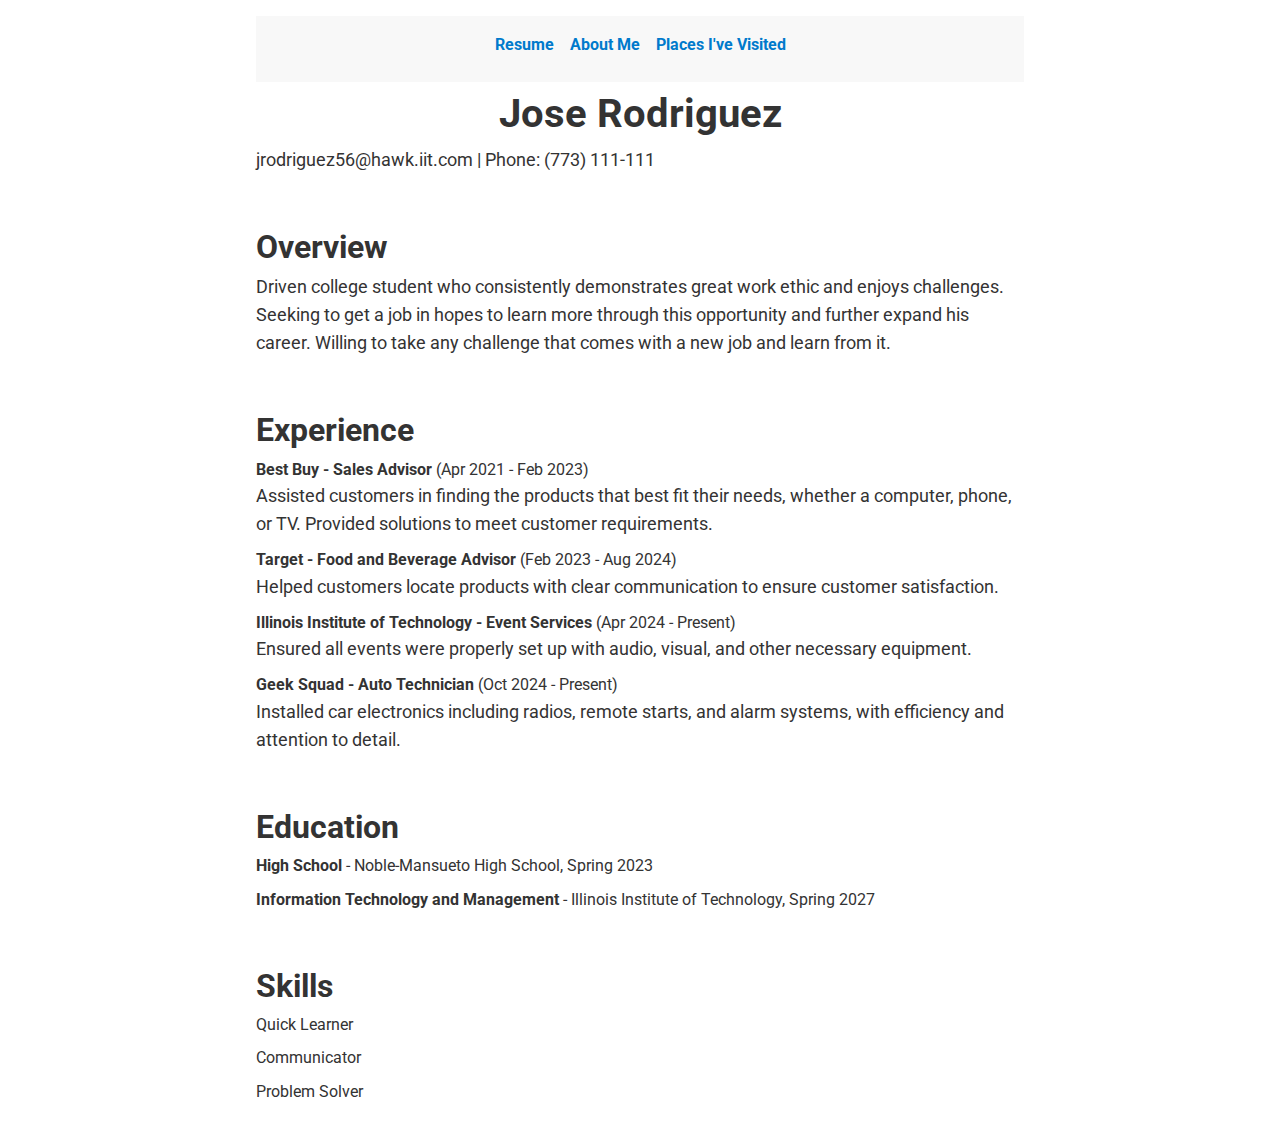
<file: index.html>
<!DOCTYPE html>
<html lang="en">
<head>
  <meta charset="utf-8">
  <meta name="viewport" content="width=device-width, initial-scale=1.0">
  <title>Resume</title>
  <link rel="stylesheet" href="css/reset.css">
  <link rel="stylesheet" href="css/style.css">
</head>
<body id="resume">

  <ul class="nav">
    <li><a href="index.html">Resume</a></li>
    <li><a href="aboutMe.html">About Me</a></li>
    <li><a href="places.html">Places I've Visited</a></li>
  </ul>

  <h1>Jose Rodriguez</h1>
  <p>jrodriguez56@hawk.iit.com | Phone: (773) 111-111</p>

  <h2>Overview</h2>
  <p>Driven college student who consistently demonstrates great work ethic and enjoys challenges. Seeking to get a job in hopes to learn more through this opportunity and further expand his career. Willing to take any challenge that comes with a new job and learn from it.</p>

  <h2>Experience</h2>
  <ul>
    <li><strong>Best Buy - Sales Advisor</strong> (Apr 2021 - Feb 2023)
      <p>Assisted customers in finding the products that best fit their needs, whether a computer, phone, or TV. Provided solutions to meet customer requirements.</p>
    </li>
    <li><strong>Target - Food and Beverage Advisor</strong> (Feb 2023 - Aug 2024)
      <p>Helped customers locate products with clear communication to ensure customer satisfaction.</p>
    </li>
    <li><strong>Illinois Institute of Technology - Event Services</strong> (Apr 2024 - Present)
      <p>Ensured all events were properly set up with audio, visual, and other necessary equipment.</p>
    </li>
    <li><strong>Geek Squad - Auto Technician</strong> (Oct 2024 - Present)
      <p>Installed car electronics including radios, remote starts, and alarm systems, with efficiency and attention to detail.</p>
    </li>
  </ul>

  <h2>Education</h2>
  <ul>
    <li><strong>High School</strong> - Noble-Mansueto High School, Spring 2023</li>
    <li><strong>Information Technology and Management</strong> - Illinois Institute of Technology, Spring 2027</li>
  </ul>

  <h2>Skills</h2>
  <ul>
    <li>Quick Learner</li>
    <li>Communicator</li>
    <li>Problem Solver</li>
  </ul>

</body>
</html>
</file>
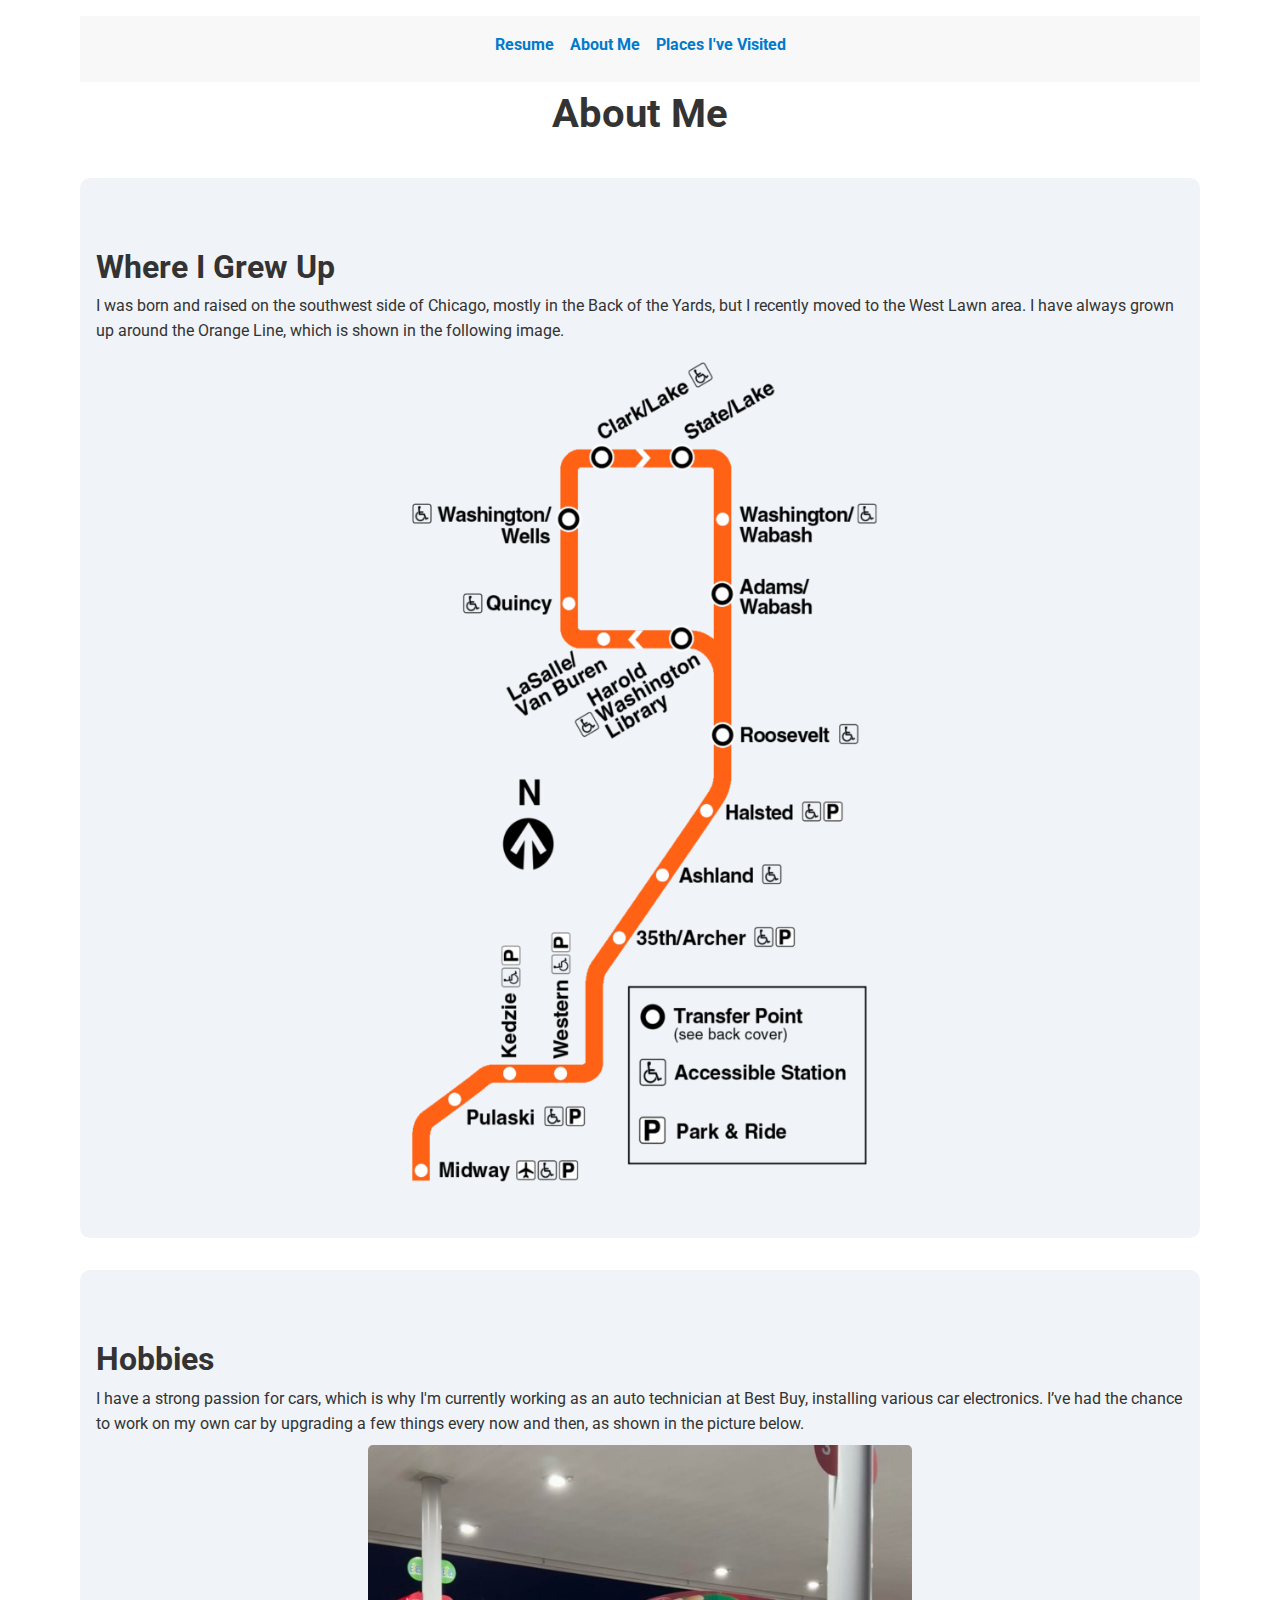
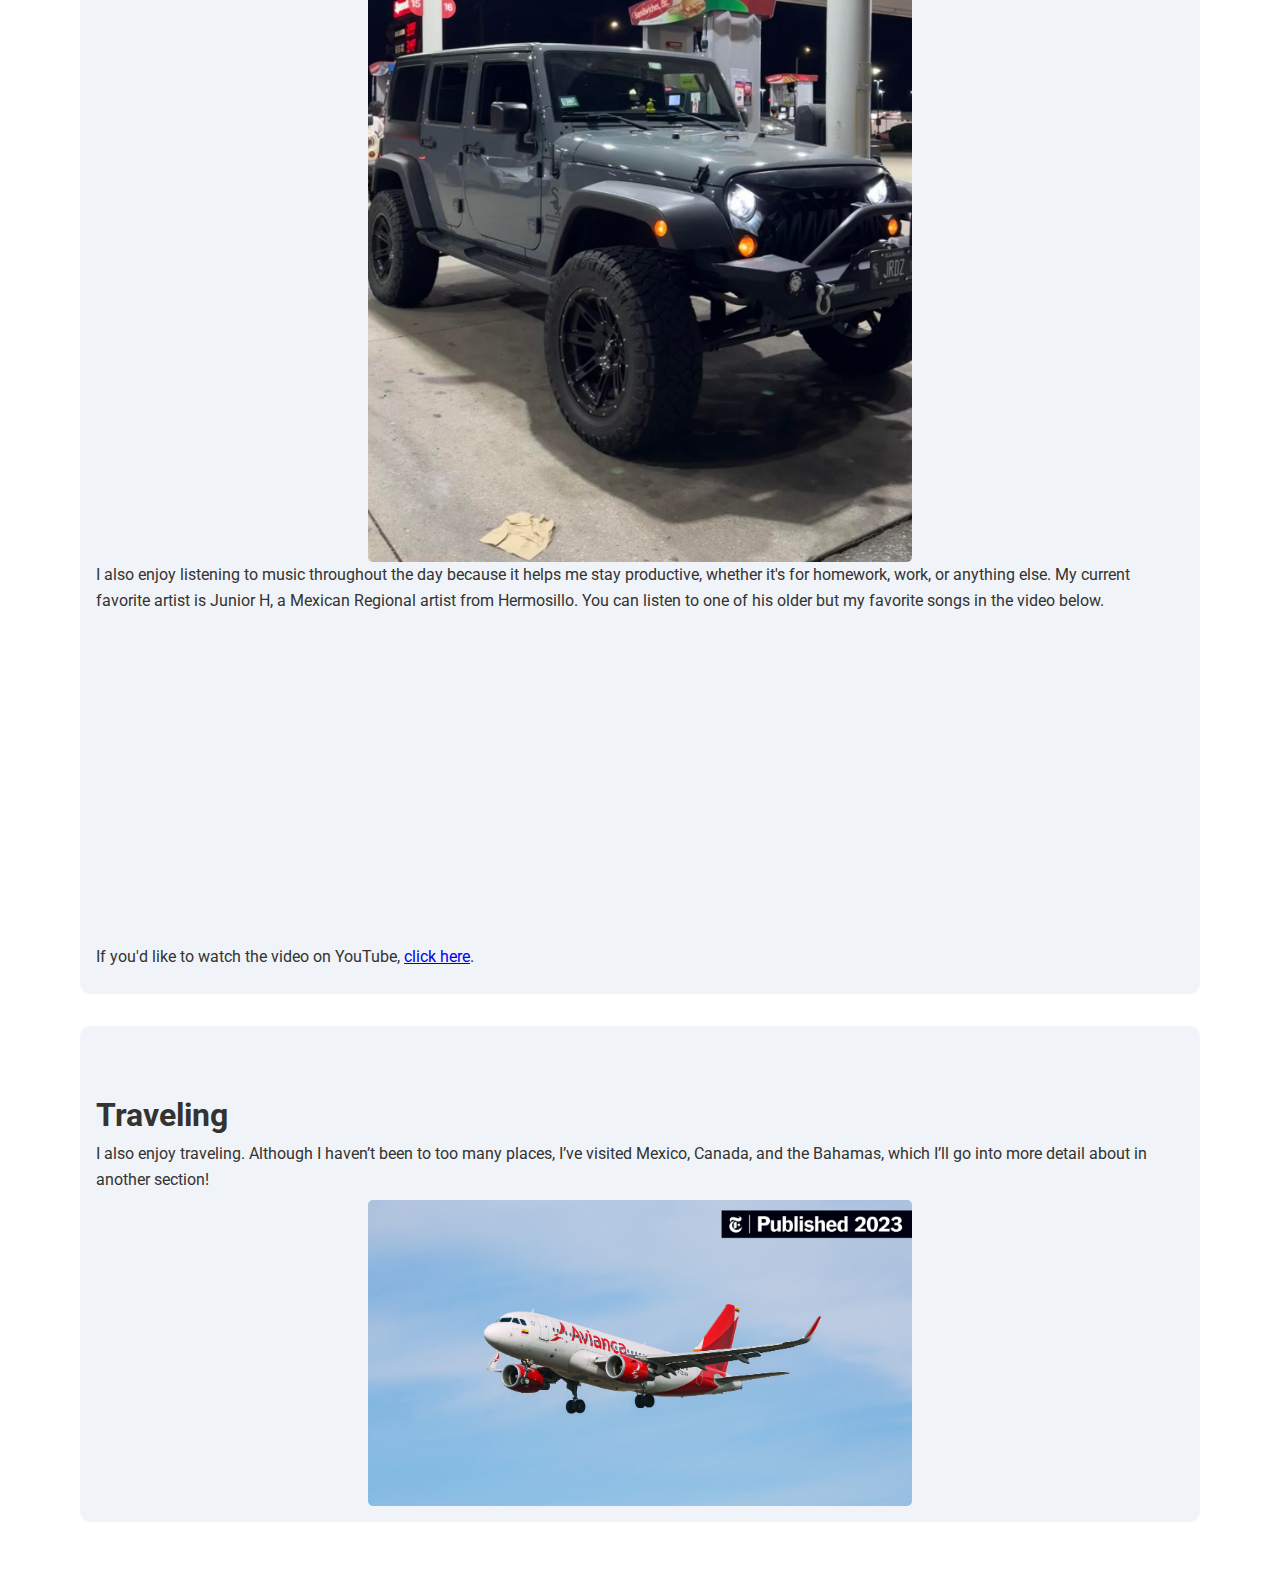
<file: aboutMe.html>
<!DOCTYPE html>
<html lang="en">
<head>
  <meta charset="utf-8">
  <meta name="viewport" content="width=device-width, initial-scale=1.0">
  <title>About Me</title>
  <link rel="stylesheet" href="css/reset.css">
  <link rel="stylesheet" href="css/style.css">
  <style>
    /* Inline CSS to remove iframe border */
    iframe {
      border: none; /* This replaces the obsolete frameborder attribute */
    }
  </style>
</head>
<body id="aboutMe">

  <ul class="nav">
    <li><a href="index.html">Resume</a></li>
    <li><a href="aboutMe.html">About Me</a></li>
    <li><a href="places.html">Places I've Visited</a></li>
  </ul>

  <h1>About Me</h1>
  
  <section>
    <h2>Where I Grew Up</h2>
    <p>I was born and raised on the southwest side of Chicago, mostly in the Back of the Yards, but I recently moved to the West Lawn area. I have always grown up around the Orange Line, which is shown in the following image.</p>
    <img src="media/OrangeLine.png" alt="A train on the Chicago Orange Line">
  </section>

  <section>
      <h2>Hobbies</h2>
      <p>I have a strong passion for cars, which is why I'm currently working as an auto technician at Best Buy, installing various car electronics. I’ve had the chance to work on my own car by upgrading a few things every now and then, as shown in the picture below.</p>
      <img src="media/jeep.jpg" alt="My Jeep with upgrades">
      <p>I also enjoy listening to music throughout the day because it helps me stay productive, whether it's for homework, work, or anything else. My current favorite artist is Junior H, a Mexican Regional artist from Hermosillo. You can listen to one of his older but my favorite songs in the video below.</p>
      <iframe width="560" height="315" src="https://www.youtube.com/embed/8xi_BO1T_Fc" 
              title="YouTube video player" allowfullscreen></iframe>
      <p>If you'd like to watch the video on YouTube, <a href="https://www.youtube.com/watch?v=8xi_BO1T_Fc" target="_blank">click here</a>.</p>
  </section>

  <section>
    <h2>Traveling</h2>
    <p>I also enjoy traveling. Although I haven’t been to too many places, I’ve visited Mexico, Canada, and the Bahamas, which I’ll go into more detail about in another section!</p>
    <img src="media/plane.jpg" alt="A plane I took for traveling">
  </section>

</body>
</html>
</file>
<file: css/style.css>
@import url('https://fonts.googleapis.com/css2?family=Roboto:wght@400;700&display=swap');

body {
  font-family: 'Roboto', sans-serif;
  line-height: 1.6;
  color: #333;
  padding: 1rem;
}

img {
    max-width: 50%;
    height: auto;
    margin: 0 auto;
    display: block;
}

h1 {
  text-align: center;
  font-size: 2em;
}

h2 {
  font-size: 1.5em;
  margin-top: 1.5em;
}

ul.nav {
  display: flex;
  justify-content: center;
  gap: 1em;
  padding: 1em;
  background-color: #f8f8f8;
}

iframe {
  border: none;
}

ul.nav li a {
  text-decoration: none;
  color: #007acc;
  font-weight: bold;
}

p,
li {
  font-size: 1em;
  margin-bottom: 0.5em;
}

img {
  border-radius: 5px;
}

section {
  margin: 2em 0;
}

#resume p {
  font-size: 1.1em;
}

#aboutMe section {
  background-color: #f0f4f8;
  padding: 1em;
  border-radius: 10px;
}

#places section {
  padding: 1em;
  background-color: #e8f8e8;
  border: 1px solid #d0f0d0;
  border-radius: 8px;
}

#aboutMe,
#places {
  max-width: 90vw;
  margin: 0 auto;
}

#resume {
  width: 800px;
  margin: 0 auto;
}

h1 {
  font-size: 2.5rem;
}

h2 {
  font-size: 2rem;
}

p {
  font-size: 1rem;
}

@media (max-width: 768px) {
  ul.nav {
    flex-direction: column;
    align-items: center;
  }

  #resume {
    width: 90vw;
  }
}
</file>
